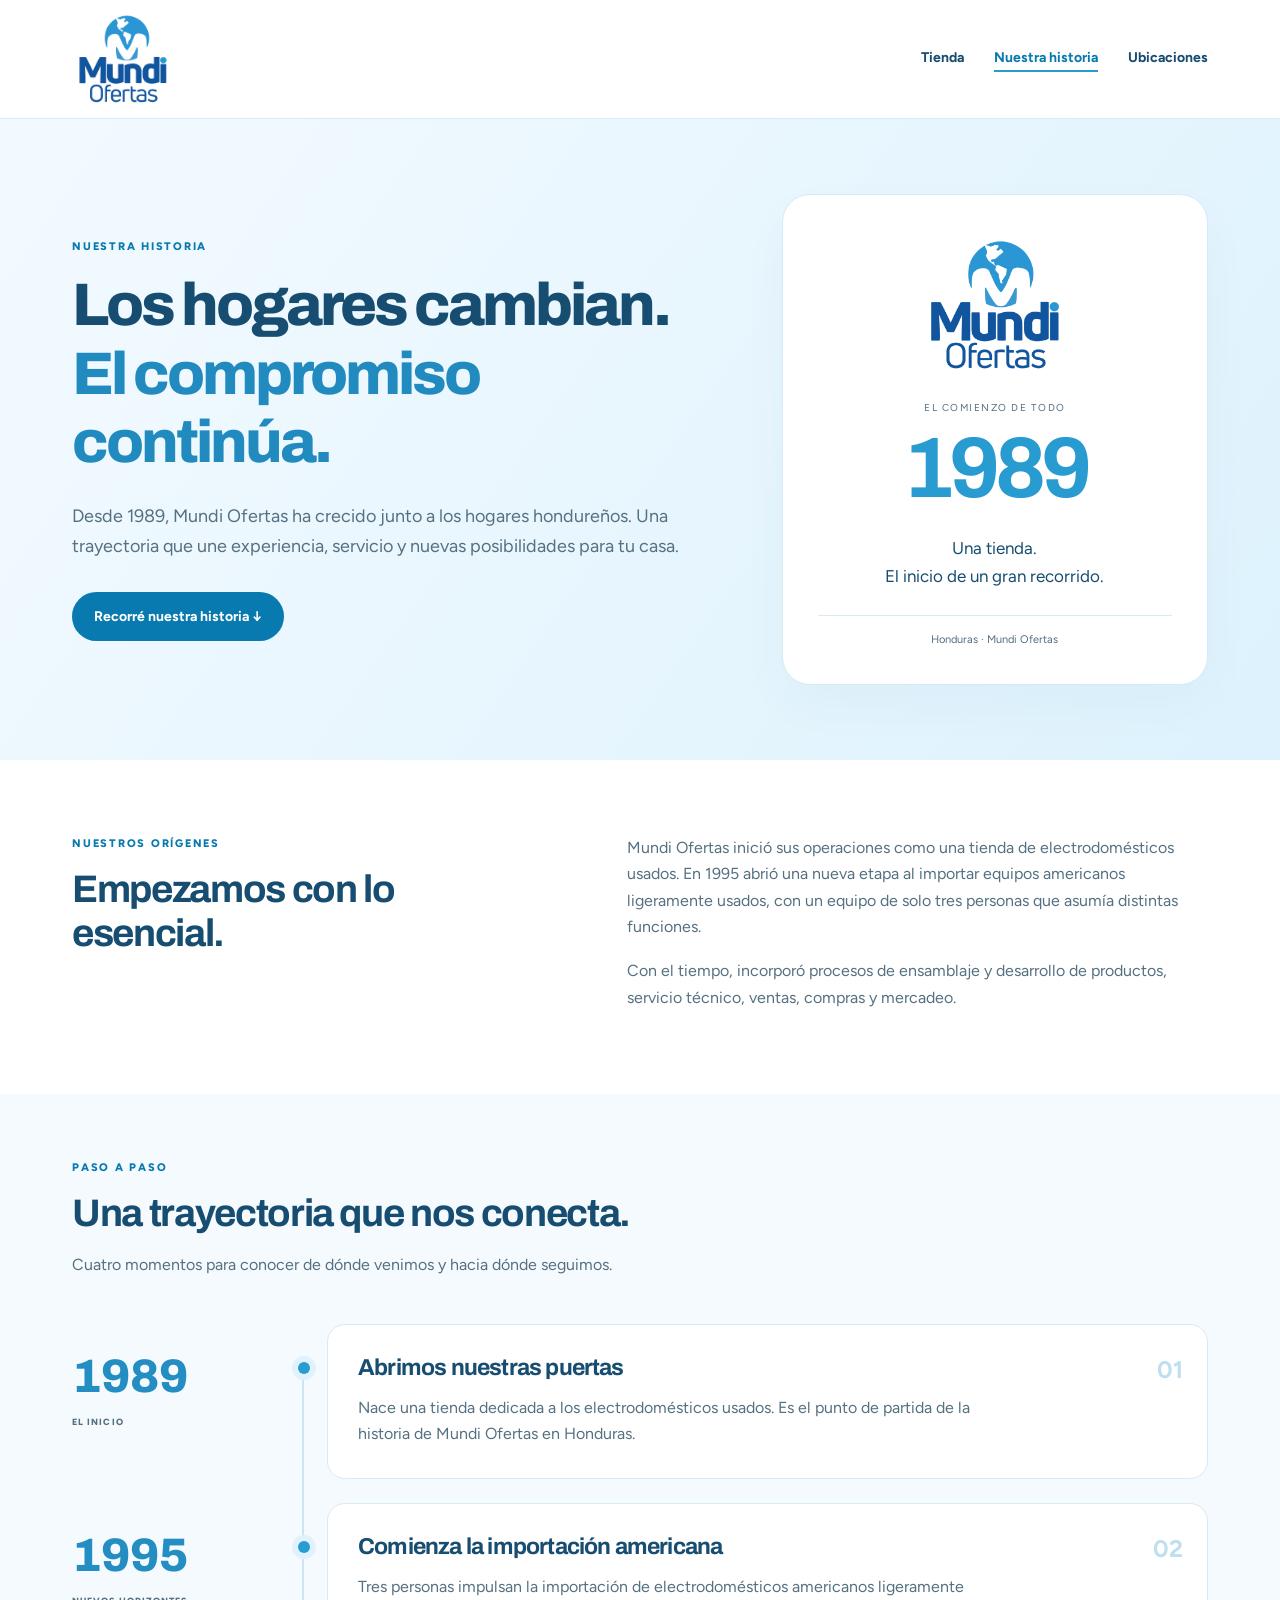
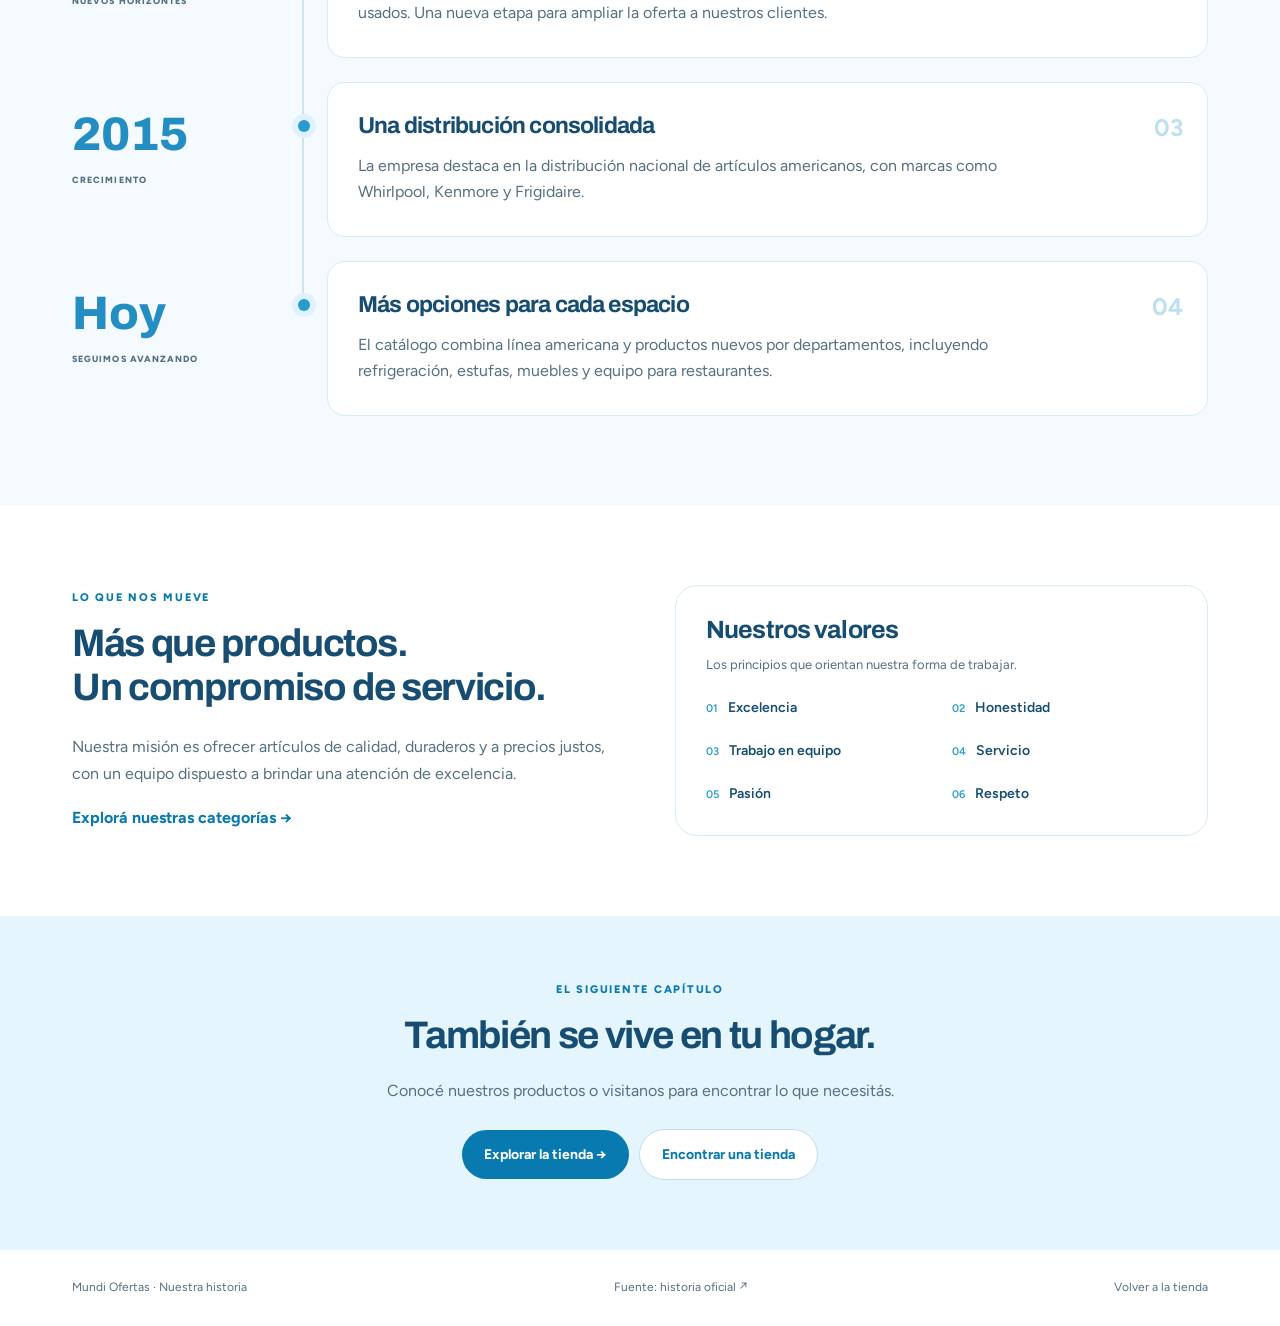
<file: historia.html>
<!doctype html>
<html lang="es"><head><meta charset="utf-8"><meta name="viewport" content="width=device-width,initial-scale=1"><meta name="robots" content="noindex"><meta name="theme-color" content="#289BD0"><title>Nuestra historia | Mundi Ofertas</title><link rel="preconnect" href="https://fonts.googleapis.com"><link href="https://fonts.googleapis.com/css2?family=Archivo:wght@500;600;700;800;900&family=Figtree:wght@400;500;600;700&display=swap" rel="stylesheet"><link rel="stylesheet" href="assets/history.css"></head>
<body><a class="skip" href="#contenido">Ir al contenido</a><header><div class="wrap history-nav"><a href="demo.html" aria-label="Mundi Ofertas · Inicio"><img src="assets/logo.png" alt="Mundi Ofertas" width="102" height="102"></a><nav aria-label="Navegación principal"><a href="demo.html">Tienda</a><a href="historia.html" aria-current="page">Nuestra historia</a><a href="demo.html#ubicaciones">Ubicaciones</a></nav></div></header>
<main id="contenido"><section class="story-hero"><div class="wrap story-hero-grid"><div><p class="eyebrow">NUESTRA HISTORIA</p><h1>Los hogares cambian.<br><span>El compromiso continúa.</span></h1><p class="intro">Desde 1989, Mundi Ofertas ha crecido junto a los hogares hondureños. Una trayectoria que une experiencia, servicio y nuevas posibilidades para tu casa.</p><a class="button" href="#trayectoria">Recorré nuestra historia ↓</a></div><aside class="origin-card"><img src="assets/logo.png" alt="" width="150" height="150"><span>EL COMIENZO DE TODO</span><strong>1989</strong><p>Una tienda.<br>El inicio de un gran recorrido.</p><div>Honduras · Mundi Ofertas</div></aside></div></section>
<section class="story-origin wrap"><div><p class="eyebrow">NUESTROS ORÍGENES</p><h2>Empezamos con lo esencial.</h2></div><div><p>Mundi Ofertas inició sus operaciones como una tienda de electrodomésticos usados. En 1995 abrió una nueva etapa al importar equipos americanos ligeramente usados, con un equipo de solo tres personas que asumía distintas funciones.</p><p>Con el tiempo, incorporó procesos de ensamblaje y desarrollo de productos, servicio técnico, ventas, compras y mercadeo.</p></div></section>
<section class="journey" id="trayectoria"><div class="wrap"><p class="eyebrow">PASO A PASO</p><h2>Una trayectoria que nos conecta.</h2><p class="section-intro">Cuatro momentos para conocer de dónde venimos y hacia dónde seguimos.</p><ol class="journey-list">
<li><div class="journey-date">1989<span>EL INICIO</span></div><article><span class="step">01</span><h3>Abrimos nuestras puertas</h3><p>Nace una tienda dedicada a los electrodomésticos usados. Es el punto de partida de la historia de Mundi Ofertas en Honduras.</p></article></li>
<li><div class="journey-date">1995<span>NUEVOS HORIZONTES</span></div><article><span class="step">02</span><h3>Comienza la importación americana</h3><p>Tres personas impulsan la importación de electrodomésticos americanos ligeramente usados. Una nueva etapa para ampliar la oferta a nuestros clientes.</p></article></li>
<li><div class="journey-date">2015<span>CRECIMIENTO</span></div><article><span class="step">03</span><h3>Una distribución consolidada</h3><p>La empresa destaca en la distribución nacional de artículos americanos, con marcas como Whirlpool, Kenmore y Frigidaire.</p></article></li>
<li><div class="journey-date">Hoy<span>SEGUIMOS AVANZANDO</span></div><article><span class="step">04</span><h3>Más opciones para cada espacio</h3><p>El catálogo combina línea americana y productos nuevos por departamentos, incluyendo refrigeración, estufas, muebles y equipo para restaurantes.</p></article></li>
</ol></div></section>
<section class="purpose wrap"><div class="purpose-lead"><p class="eyebrow">LO QUE NOS MUEVE</p><h2>Más que productos.<br>Un compromiso de servicio.</h2><p>Nuestra misión es ofrecer artículos de calidad, duraderos y a precios justos, con un equipo dispuesto a brindar una atención de excelencia.</p><a href="demo.html#categorias">Explorá nuestras categorías →</a></div><div class="values"><h3>Nuestros valores</h3><p>Los principios que orientan nuestra forma de trabajar.</p><ul><li><span>01</span>Excelencia</li><li><span>02</span>Honestidad</li><li><span>03</span>Trabajo en equipo</li><li><span>04</span>Servicio</li><li><span>05</span>Pasión</li><li><span>06</span>Respeto</li></ul></div></section>
<section class="story-end"><div class="wrap"><p class="eyebrow">EL SIGUIENTE CAPÍTULO</p><h2>También se vive en tu hogar.</h2><p>Conocé nuestros productos o visitanos para encontrar lo que necesitás.</p><div><a class="button" href="demo.html">Explorar la tienda →</a><a class="button secondary" href="demo.html#ubicaciones">Encontrar una tienda</a></div></div></section>
</main><footer class="wrap"><span>Mundi Ofertas · Nuestra historia</span><a href="https://www.mundiofertas.net/Sobre-Nosotros/" target="_blank" rel="noopener noreferrer">Fuente: historia oficial ↗</a><a href="demo.html">Volver a la tienda</a></footer></body></html>
</file>
<file: assets/history.css>
:root{--ink:#164D70;--blue:#087AAF;--sky:#289BD0;--muted:#557081;--line:#D7EAF6}*{box-sizing:border-box}html{scroll-behavior:smooth;scroll-padding-top:125px}body{margin:0;color:var(--ink);font-family:Figtree,system-ui,sans-serif;line-height:1.65;background:#fff}a{color:inherit;text-decoration:none}h1,h2,h3{font-family:Archivo,system-ui,sans-serif;line-height:1.14;letter-spacing:-.035em;margin:0}p{margin:0 0 18px}.wrap{max-width:1200px;margin:auto;padding:0 32px}header{background:#ffffffF5;border-bottom:1px solid var(--line);position:sticky;top:0;z-index:10}.history-nav{display:flex;align-items:center;justify-content:space-between;gap:20px;padding-top:8px;padding-bottom:8px}.history-nav img{display:block;object-fit:contain}.history-nav nav{display:flex;gap:30px;font-size:14px;font-weight:700}.history-nav a[aria-current]{color:var(--blue);border-bottom:2px solid var(--sky)}.eyebrow{font-size:11px;font-weight:800;letter-spacing:.16em;color:var(--blue);margin-bottom:15px}.story-hero{padding:75px 0;background:linear-gradient(125deg,#F3FAFF,#DDF2FD)}.story-hero-grid{display:grid;grid-template-columns:1.5fr 1fr;gap:70px;align-items:center}h1{font-size:clamp(38px,4.7vw,60px);font-weight:800;letter-spacing:-.05em}h1 span{color:#218ABF}.intro{font-size:18px;color:var(--muted);max-width:52ch;margin:26px 0 30px}.button{display:inline-block;padding:13px 22px;background:var(--blue);border-radius:28px;color:white;font-weight:700;font-size:14px}.button:hover{background:#08618D}.origin-card{background:#fff;border:1px solid #D5EAF6;border-radius:28px;padding:35px;text-align:center;box-shadow:0 20px 50px #124E7809}.origin-card img{display:block;margin:0 auto 20px}.origin-card>span{font-size:10px;letter-spacing:.15em;color:var(--muted);display:block}.origin-card strong{display:block;font-family:Archivo,sans-serif;font-size:86px;line-height:1.2;letter-spacing:-.06em;color:var(--sky)}.origin-card p{font-size:17px;margin:14px 0 25px}.origin-card>div{padding-top:15px;border-top:1px solid var(--line);font-size:11px;color:var(--muted)}.story-origin{padding-top:75px;padding-bottom:65px;display:grid;grid-template-columns:1fr 1.25fr;gap:90px}.story-origin h2,h2{font-size:clamp(28px,3vw,39px)}.story-origin>div>p:not(.eyebrow){color:var(--muted);font-size:16px}.journey{background:#F4FAFE;padding:65px 0}.section-intro{color:var(--muted);margin-top:16px}.journey-list{list-style:none;margin:45px 0 0;padding:0}.journey-list>li{display:grid;grid-template-columns:210px 1fr;position:relative;gap:45px;padding-bottom:24px}.journey-date{font-family:Archivo,sans-serif;font-size:47px;line-height:1.2;font-weight:800;color:#248DC2;padding-top:25px}.journey-date span{display:block;font-family:Figtree,sans-serif;font-size:9px;letter-spacing:.12em;margin-top:12px;color:var(--muted)}.journey-list article{background:#fff;border:1px solid var(--line);border-radius:18px;padding:30px 70px 30px 30px;position:relative}.journey-list article:before{content:'';position:absolute;left:-30px;top:37px;width:12px;height:12px;border-radius:50%;background:var(--sky);box-shadow:0 0 0 6px #DFF2FD}.journey-list>li:before{content:'';position:absolute;left:230px;top:44px;bottom:-44px;width:2px;background:#CDE5F3}.journey-list>li:last-child:before{display:none}.journey-list h3{font-size:23px;margin-bottom:14px}.journey-list p{color:var(--muted);margin:0;max-width:65ch}.step{position:absolute;right:24px;top:25px;color:#BDDFF0;font-size:24px;font-weight:700}.purpose{padding-top:80px;padding-bottom:80px;display:grid;grid-template-columns:1fr 1fr;gap:70px;align-items:center}.purpose-lead>p:not(.eyebrow){margin-top:25px;color:var(--muted)}.purpose-lead>a{color:var(--blue);font-weight:700}.values{border:1px solid var(--line);border-radius:22px;padding:30px}.values h3{font-size:25px}.values p{font-size:13px;color:var(--muted);margin:10px 0 20px}.values ul{display:grid;grid-template-columns:1fr 1fr;list-style:none;padding:0;margin:0;gap:20px}.values li{font-weight:600;font-size:14px}.values li span{color:var(--sky);font-size:11px;margin-right:10px}.story-end{background:#E5F5FE;text-align:center;padding:65px 0}.story-end p:not(.eyebrow){margin:20px 0;color:var(--muted)}.story-end .button{margin:5px}.button.secondary{background:#fff;color:var(--blue);border:1px solid #BDDFEF}footer{display:flex;justify-content:space-between;gap:20px;padding-top:28px!important;padding-bottom:28px!important;font-size:12px;color:var(--muted)}:focus-visible{outline:3px solid var(--sky);outline-offset:5px}.skip{position:absolute;top:-100px}.skip:focus{top:0;background:#fff;z-index:20;padding:10px}
@media(max-width:760px){.wrap{padding-left:20px;padding-right:20px}.history-nav img{width:77px;height:77px}.history-nav nav{gap:14px;font-size:11px}.story-hero{padding:40px 0}.story-hero-grid,.story-origin,.purpose{grid-template-columns:1fr;gap:30px}.origin-card{padding:25px}.origin-card img{width:100px;height:100px}.story-origin,.purpose{padding-top:45px;padding-bottom:40px}.journey{padding:45px 0}.journey-list>li{grid-template-columns:1fr;gap:15px;padding-left:25px;padding-bottom:30px}.journey-date{font-size:35px;padding:0}.journey-date span{display:inline;margin-left:15px;font-size:8px}.journey-list>li:before{left:4px;top:20px;bottom:-20px}.journey-list article:before{left:-27px;top:-40px;width:10px;height:10px}.journey-list article{padding:24px}.journey-list h3{font-size:21px;padding-right:25px}.step{font-size:18px;right:15px;top:19px}.journey-list p{font-size:14px}.values{padding:24px}.story-end{padding:45px 0}footer{flex-wrap:wrap}.intro{font-size:16px}}
@media(prefers-reduced-motion:reduce){html{scroll-behavior:auto}}
</file>
